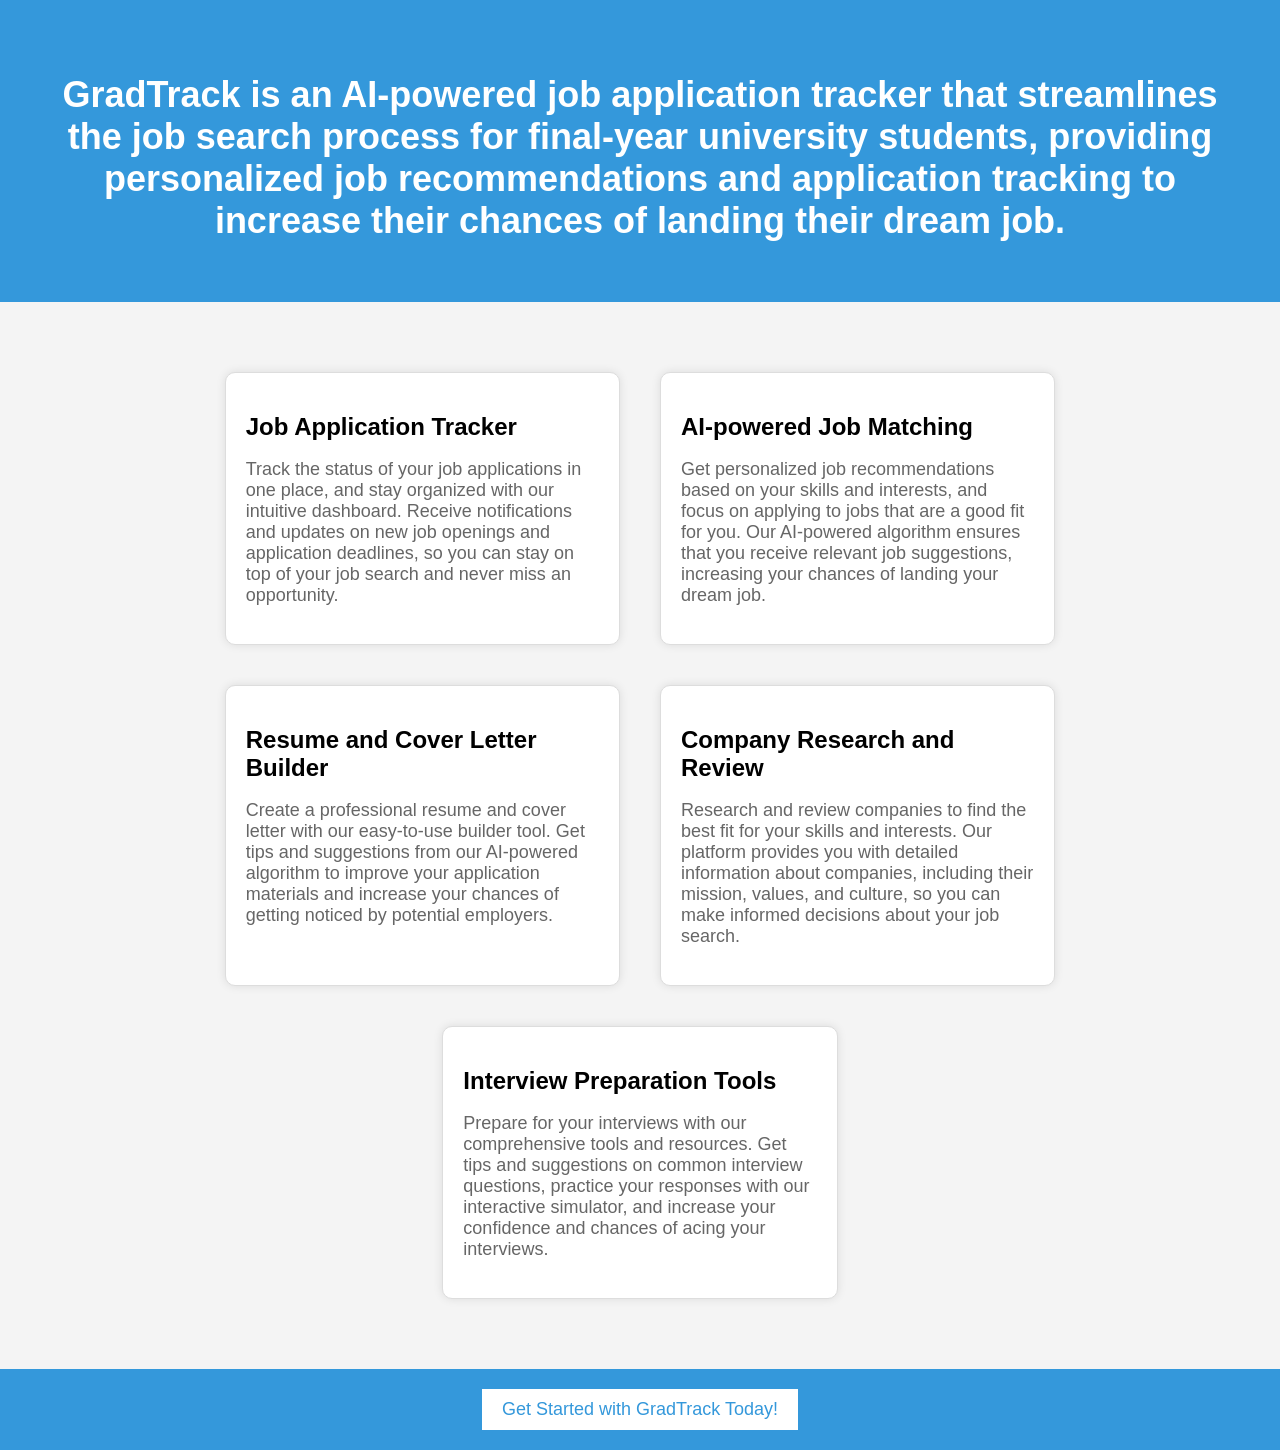
<file: index.html>
<!DOCTYPE html>
<html lang="en">
<head>
    <meta charset="UTF-8">
    <meta name="viewport" content="width=device-width, initial-scale=1.0">
    <title>GradTrack</title>
    <style>
        body {
            font-family: Arial, sans-serif;
            margin: 0;
            padding: 0;
            background-color: #f4f4f4;
        }
        .hero {
            background-color: #3498db;
            color: #ffffff;
            padding: 50px;
            text-align: center;
        }
        .hero h1 {
            font-size: 36px;
            margin-bottom: 10px;
        }
        .features {
            display: flex;
            flex-wrap: wrap;
            justify-content: center;
            padding: 50px;
        }
        .feature {
            background-color: #ffffff;
            padding: 20px;
            margin: 20px;
            border: 1px solid #dddddd;
            border-radius: 10px;
            box-shadow: 0 0 10px rgba(0, 0, 0, 0.1);
            width: calc(33.33% - 40px);
        }
        .feature h2 {
            font-size: 24px;
            margin-bottom: 10px;
        }
        .feature p {
            font-size: 18px;
            color: #666666;
        }
        .footer {
            background-color: #3498db;
            color: #ffffff;
            padding: 20px;
            text-align: center;
            clear: both;
        }
        .footer button {
            background-color: #ffffff;
            color: #3498db;
            border: none;
            padding: 10px 20px;
            font-size: 18px;
            cursor: pointer;
        }
        .footer button:hover {
            background-color: #cccccc;
        }
        @media only screen and (max-width: 768px) {
            .feature {
                width: calc(50% - 40px);
            }
        }
        @media only screen and (max-width: 480px) {
            .feature {
                width: 100%;
            }
        }
    </style>
</head>
<body>
    <div class="hero">
        <h1>GradTrack is an AI-powered job application tracker that streamlines the job search process for final-year university students, providing personalized job recommendations and application tracking to increase their chances of landing their dream job.</h1>
    </div>
    <div class="features">
        <div class="feature">
            <h2>Job Application Tracker</h2>
            <p>Track the status of your job applications in one place, and stay organized with our intuitive dashboard. Receive notifications and updates on new job openings and application deadlines, so you can stay on top of your job search and never miss an opportunity.</p>
        </div>
        <div class="feature">
            <h2>AI-powered Job Matching</h2>
            <p>Get personalized job recommendations based on your skills and interests, and focus on applying to jobs that are a good fit for you. Our AI-powered algorithm ensures that you receive relevant job suggestions, increasing your chances of landing your dream job.</p>
        </div>
        <div class="feature">
            <h2>Resume and Cover Letter Builder</h2>
            <p>Create a professional resume and cover letter with our easy-to-use builder tool. Get tips and suggestions from our AI-powered algorithm to improve your application materials and increase your chances of getting noticed by potential employers.</p>
        </div>
        <div class="feature">
            <h2>Company Research and Review</h2>
            <p>Research and review companies to find the best fit for your skills and interests. Our platform provides you with detailed information about companies, including their mission, values, and culture, so you can make informed decisions about your job search.</p>
        </div>
        <div class="feature">
            <h2>Interview Preparation Tools</h2>
            <p>Prepare for your interviews with our comprehensive tools and resources. Get tips and suggestions on common interview questions, practice your responses with our interactive simulator, and increase your confidence and chances of acing your interviews.</p>
        </div>
    </div>
    <div class="footer">
        <button onclick="window.location.href='https://www.gradtrack.com/register';">Get Started with GradTrack Today!</button>
    </div>
</body>
</html>
</file>
